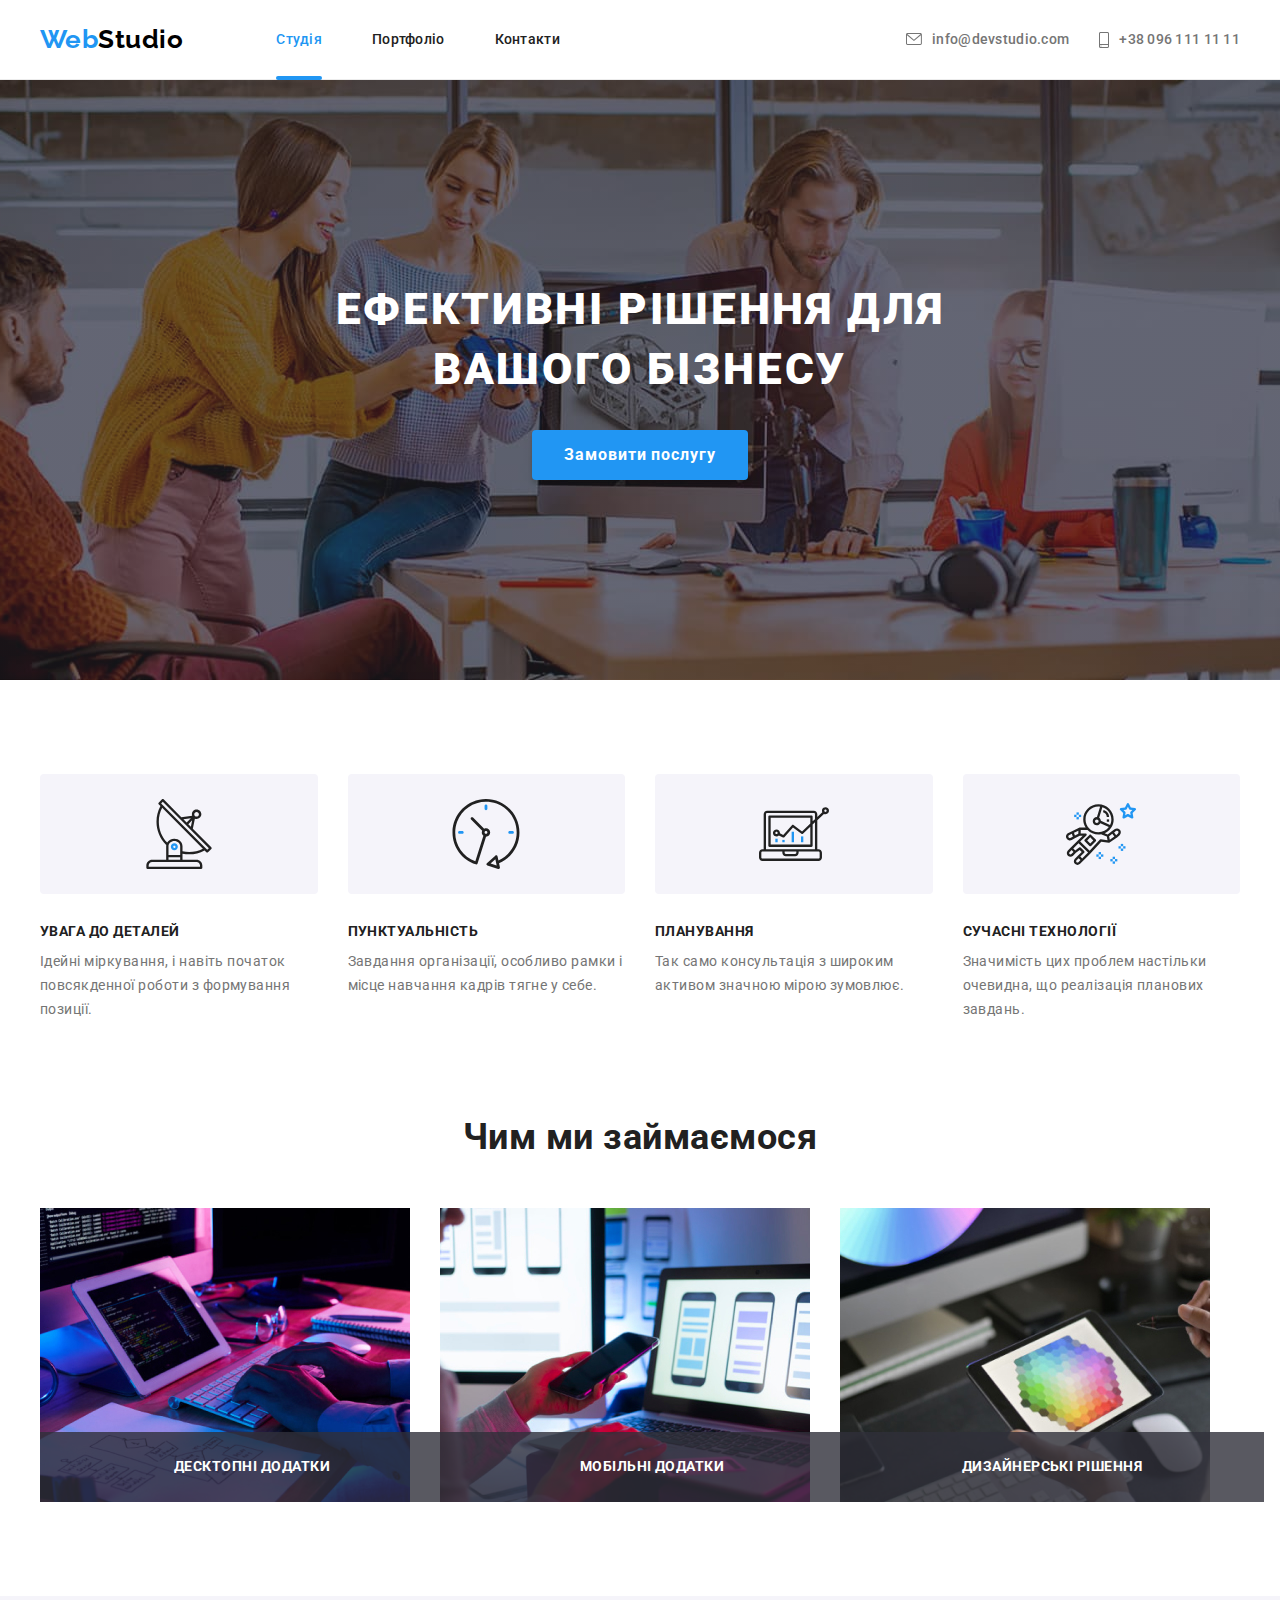
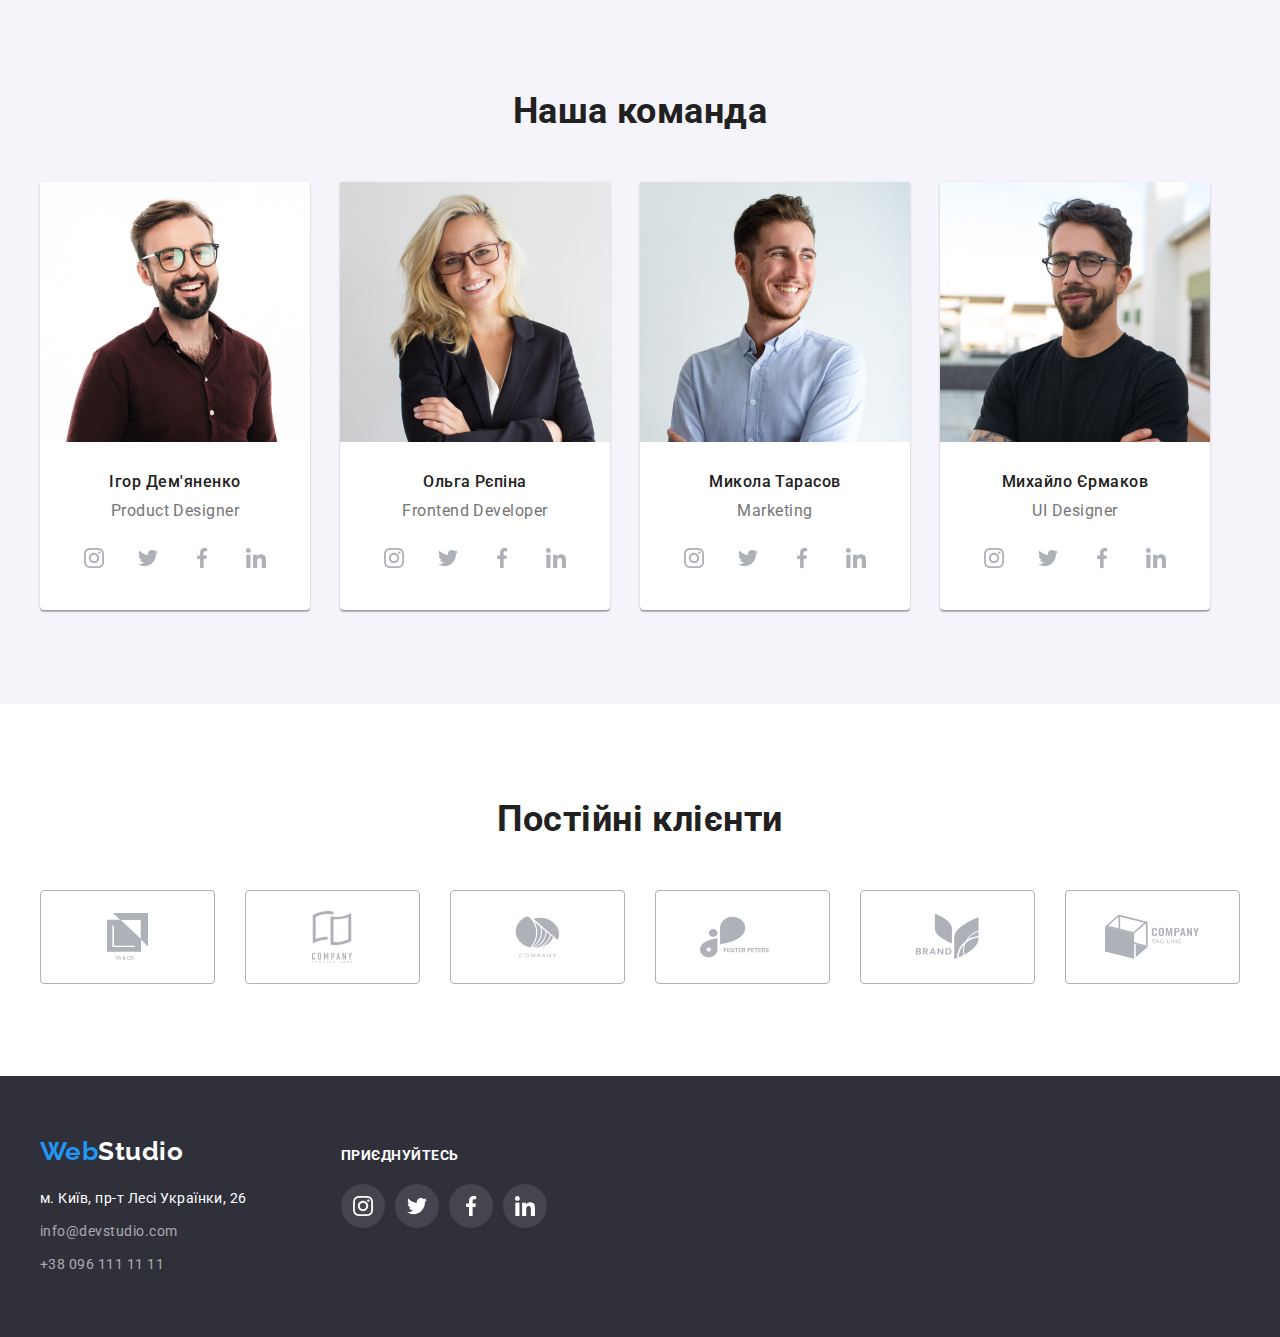
<file: index.html>
<!DOCTYPE html>
<html lang="uk">
  <head>
    <meta charset="UTF-8" />
    <meta http-equiv="X-UA-Compatible" content="IE=edge" />
    <meta name="viewport" content="width=device-width, initial-scale=1.0" />
    <title>WebStudio</title>
    <link rel="preconnect" href="https://fonts.googleapis.com" />
    <link rel="preconnect" href="https://fonts.gstatic.com" crossorigin />
    <link
      href="https://fonts.googleapis.com/css2?family=Raleway:wght@700&family=Roboto:wght@400;500;700;900&display=swap"
      rel="stylesheet" />
    <link
      rel="stylesheet"
      href="https://cdnjs.cloudflare.com/ajax/libs/modern-normalize/1.1.0/modern-normalize.min.css"
      integrity="sha512-wpPYUAdjBVSE4KJnH1VR1HeZfpl1ub8YT/NKx4PuQ5NmX2tKuGu6U/JRp5y+Y8XG2tV+wKQpNHVUX03MfMFn9Q=="
      crossorigin="anonymous"
      referrerpolicy="no-referrer" />
    <link rel="stylesheet" href="./css/styles.css" />
  </head>
  <body>
    <header>
      <div class="container container-header">
        <nav class="header-nav">
          <a class="logo" href="./"><span>Web</span>Studio</a>
          <ul class="site-nav list-header">
            <li class="current"><a href="./">Студія</a></li>
            <li><a href="./portfolio.html">Портфоліо</a></li>
            <li><a href="#">Контакти</a></li>
          </ul>
        </nav>
        <ul class="auth-nav list-header">
          <li>
            <a class="header-link" href="mailto:info@devstudio.com">
              <svg width="16" height="12" class="icon-header icon-letter">
                <use href="./images/sprite.svg#icon-letter"></use>
              </svg>
              info@devstudio.com
            </a>
          </li>
          <li>
            <a class="header-link" href="tel:+380961111111">
              <svg width="10" height="16" class="icon-header icon-smartphone">
                <use href="./images/sprite.svg#icon-smartphone"></use>
              </svg>
              +38 096 111 11 11</a
            >
          </li>
        </ul>
      </div>
    </header>

    <main>
      <section class="hero">
        <div class="container">
          <h1 class="hero-title">
            Ефективні рішення для <br />
            вашого бізнесу
          </h1>
          <button type="button" class="hero-button" data-modal-open>
            Замовити послугу
          </button>
        </div>
      </section>

      <section class="section section-plus">
        <div class="container">
          <h2 class="section-title visually-hidden">Плюси команди</h2>
          <ul class="plus-list">
            <li>
              <div class="plus-list-block">
                <svg class="plus-list-icon icon-antenna">
                  <use href="./images/sprite.svg#icon-antenna"></use>
                </svg>
              </div>
              <h3>Увага до деталей</h3>
              <p>
                Ідейні міркування, і навіть початок повсякденної роботи з
                формування позиції.
              </p>
            </li>
            <li>
              <div class="plus-list-block">
                <svg class="plus-list-icon icon-clock">
                  <use href="./images/sprite.svg#icon-clock"></use>
                </svg>
              </div>
              <h3>Пунктуальність</h3>
              <p>
                Завдання організації, особливо рамки і місце навчання кадрів
                тягне у себе.
              </p>
            </li>
            <li>
              <div class="plus-list-block">
                <svg class="plus-list-icon icon-diagram">
                  <use href="./images/sprite.svg#icon-diagram"></use>
                </svg>
              </div>
              <h3>Планування</h3>
              <p>
                Так само консультація з широким активом значною мірою зумовлює.
              </p>
            </li>
            <li>
              <div class="plus-list-block">
                <svg class="plus-list-icon icon-astronaut">
                  <use href="./images/sprite.svg#icon-astronaut"></use>
                </svg>
              </div>
              <h3>Сучасні технології</h3>
              <p>
                Значимість цих проблем настільки очевидна, що реалізація
                планових завдань.
              </p>
            </li>
          </ul>
        </div>
      </section>

      <section class="section">
        <div class="container">
          <h2 class="section-title">Чим ми займаємося</h2>
          <ul class="work-list">
            <li class="work-list-item">
              <img
                src="./images/work1.jpg"
                width="370"
                alt="Руки за ноутбуком" />
              <p>Десктопні додатки</p>
            </li>
            <li class="work-list-item">
              <img
                src="./images/work2.jpg"
                width="370"
                alt="Руки за телефоном та ноутбуком" />
              <p>Мобільні додатки</p>
            </li>
            <li class="work-list-item">
              <img
                src="./images/work3.jpg"
                width="370"
                alt="Руки з планшетом" />
              <p>Дизайнерські рішення</p>
            </li>
          </ul>
        </div>
      </section>

      <section class="section section-team">
        <div class="container">
          <h2 class="section-title">Наша команда</h2>
          <ul class="team-list">
            <li>
              <img
                src="./images/people1.jpg"
                width="270"
                alt="Ігор Дем'яненко Продукт Дизайнер" />
              <div class="team-list-description">
                <h3>Ігор Дем'яненко</h3>
                <p lang="en">Product Designer</p>
                <div class="list-links">
                  <a href="#" aria-label="Instagram">
                    <svg width="20" height="20">
                      <use href="./images/sprite.svg#icon-instagram"></use>
                    </svg>
                  </a>
                  <a href="#" aria-label="Twitter">
                    <svg width="20" height="20">
                      <use href="./images/sprite.svg#icon-twitter"></use>
                    </svg>
                  </a>
                  <a href="#" aria-label="Facebook">
                    <svg width="20" height="20">
                      <use href="./images/sprite.svg#icon-facebook"></use>
                    </svg>
                  </a>
                  <a href="#" aria-label="Linkedin">
                    <svg width="20" height="20">
                      <use href="./images/sprite.svg#icon-linkedin"></use>
                    </svg>
                  </a>
                </div>
              </div>
            </li>
            <li>
              <img
                src="./images/people2.jpg"
                width="270"
                alt="Ольга Рєпіна Фронтенд Розробник" />
              <div class="team-list-description">
                <h3>Ольга Рєпіна</h3>
                <p lang="en">Frontend Developer</p>
                <div class="list-links">
                  <a href="#" aria-label="Instagram">
                    <svg width="20" height="20">
                      <use href="./images/sprite.svg#icon-instagram"></use>
                    </svg>
                  </a>
                  <a href="#" aria-label="Twitter">
                    <svg width="20" height="20">
                      <use href="./images/sprite.svg#icon-twitter"></use>
                    </svg>
                  </a>
                  <a href="#" aria-label="Facebook">
                    <svg width="20" height="20">
                      <use href="./images/sprite.svg#icon-facebook"></use>
                    </svg>
                  </a>
                  <a href="#" aria-label="Linkedin">
                    <svg width="20" height="20">
                      <use href="./images/sprite.svg#icon-linkedin"></use>
                    </svg>
                  </a>
                </div>
              </div>
            </li>
            <li>
              <img
                src="./images/people3.jpg"
                width="270"
                alt="Микола Тарасов Маркетолог" />
              <div class="team-list-description">
                <h3>Микола Тарасов</h3>
                <p lang="en">Marketing</p>
                <div class="list-links">
                  <a href="#" aria-label="Instagram">
                    <svg width="20" height="20">
                      <use href="./images/sprite.svg#icon-instagram"></use>
                    </svg>
                  </a>
                  <a href="#" aria-label="Twitter">
                    <svg width="20" height="20">
                      <use href="./images/sprite.svg#icon-twitter"></use>
                    </svg>
                  </a>
                  <a href="#" aria-label="Facebook">
                    <svg width="20" height="20">
                      <use href="./images/sprite.svg#icon-facebook"></use>
                    </svg>
                  </a>
                  <a href="#" aria-label="Linkedin">
                    <svg width="20" height="20">
                      <use href="./images/sprite.svg#icon-linkedin"></use>
                    </svg>
                  </a>
                </div>
              </div>
            </li>
            <li>
              <img
                src="./images/people4.jpg"
                width="270"
                alt="Михайло Єрмаков Дизайнер" />
              <div class="team-list-description">
                <h3>Михайло Єрмаков</h3>
                <p lang="en">UI Designer</p>
                <div class="list-links">
                  <a href="#" aria-label="Instagram">
                    <svg width="20" height="20">
                      <use href="./images/sprite.svg#icon-instagram"></use>
                    </svg>
                  </a>
                  <a href="#" aria-label="Twitter">
                    <svg width="20" height="20">
                      <use href="./images/sprite.svg#icon-twitter"></use>
                    </svg>
                  </a>
                  <a href="#" aria-label="Facebook">
                    <svg width="20" height="20">
                      <use href="./images/sprite.svg#icon-facebook"></use>
                    </svg>
                  </a>
                  <a href="#" aria-label="Linkedin">
                    <svg width="20" height="20">
                      <use href="./images/sprite.svg#icon-linkedin"></use>
                    </svg>
                  </a>
                </div>
              </div>
            </li>
          </ul>
        </div>
      </section>
      <section class="section">
        <div class="container">
          <h2 class="section-title">Постійні клієнти</h2>

          <ul class="constant-clients">
            <li>
              <a href="#" aria-label="Clients-1">
                <svg width="47" height="47">
                  <use href="./images/sprite.svg#icon-clients-1"></use>
                </svg>
              </a>
            </li>
            <li>
              <a href="#" aria-label="Clients-2">
                <svg width="52" height="52">
                  <use href="./images/sprite.svg#icon-clients-2"></use>
                </svg>
              </a>
            </li>
            <li>
              <a href="#" aria-label="Clients-3">
                <svg width="45" height="45">
                  <use href="./images/sprite.svg#icon-clients-3"></use>
                </svg>
              </a>
            </li>
            <li>
              <a href="#" aria-label="Clients-4">
                <svg width="85" height="42">
                  <use href="./images/sprite.svg#icon-clients-4"></use>
                </svg>
              </a>
            </li>
            <li>
              <a href="#" aria-label="Clients-5">
                <svg width="63" height="63">
                  <use href="./images/sprite.svg#icon-clients-5"></use>
                </svg>
              </a>
            </li>
            <li>
              <a href="#" aria-label="Clients-6">
                <svg width="94" height="45">
                  <use href="./images/sprite.svg#icon-clients-6"></use>
                </svg>
              </a>
            </li>
          </ul>
        </div>
      </section>

      <div class="backdrop is-hidden" data-modal>
        <div class="modal">
          <button class="modal-close" data-modal-close>
            <svg width="11" height="11">
              <use href="./images/sprite.svg#icon-close"></use>
            </svg>
          </button>
        </div>
      </div>
    </main>
    <footer>
      <div class="container footer-container">
        <div class="address-block">
          <a class="logo" href="./"><span>Web</span>Studio</a>
          <address>
            <ul class="footer-list">
              <li>
                <a
                  class="address"
                  href="https://goo.gl/maps/xmeyBRsfCapphT4X6"
                  target="_blank"
                  rel="noopener noreferrer nofollow">
                  м. Київ, пр-т Лесі Українки, 26
                </a>
              </li>
              <li>
                <a href="mailto:info@devstudio.com">info@devstudio.com</a>
              </li>
              <li><a href="tel:+380961111111">+38 096 111 11 11</a></li>
            </ul>
          </address>
        </div>
        <div class="connect-block">
          <h3>Приєднуйтесь</h3>
          <div class="list-links">
            <a href="#" aria-label="Instagram">
              <svg width="20" height="20">
                <use href="./images/sprite.svg#icon-instagram"></use>
              </svg>
            </a>
            <a href="#" aria-label="Twitter">
              <svg width="20" height="20">
                <use href="./images/sprite.svg#icon-twitter"></use>
              </svg>
            </a>
            <a href="#" aria-label="Facebook">
              <svg width="20" height="20">
                <use href="./images/sprite.svg#icon-facebook"></use>
              </svg>
            </a>
            <a href="#" aria-label="Linkedin">
              <svg width="20" height="20">
                <use href="./images/sprite.svg#icon-linkedin"></use>
              </svg>
            </a>
          </div>
        </div>
      </div>
    </footer>

    <script src="./js/modal.js"></script>
  </body>
</html>
</file>
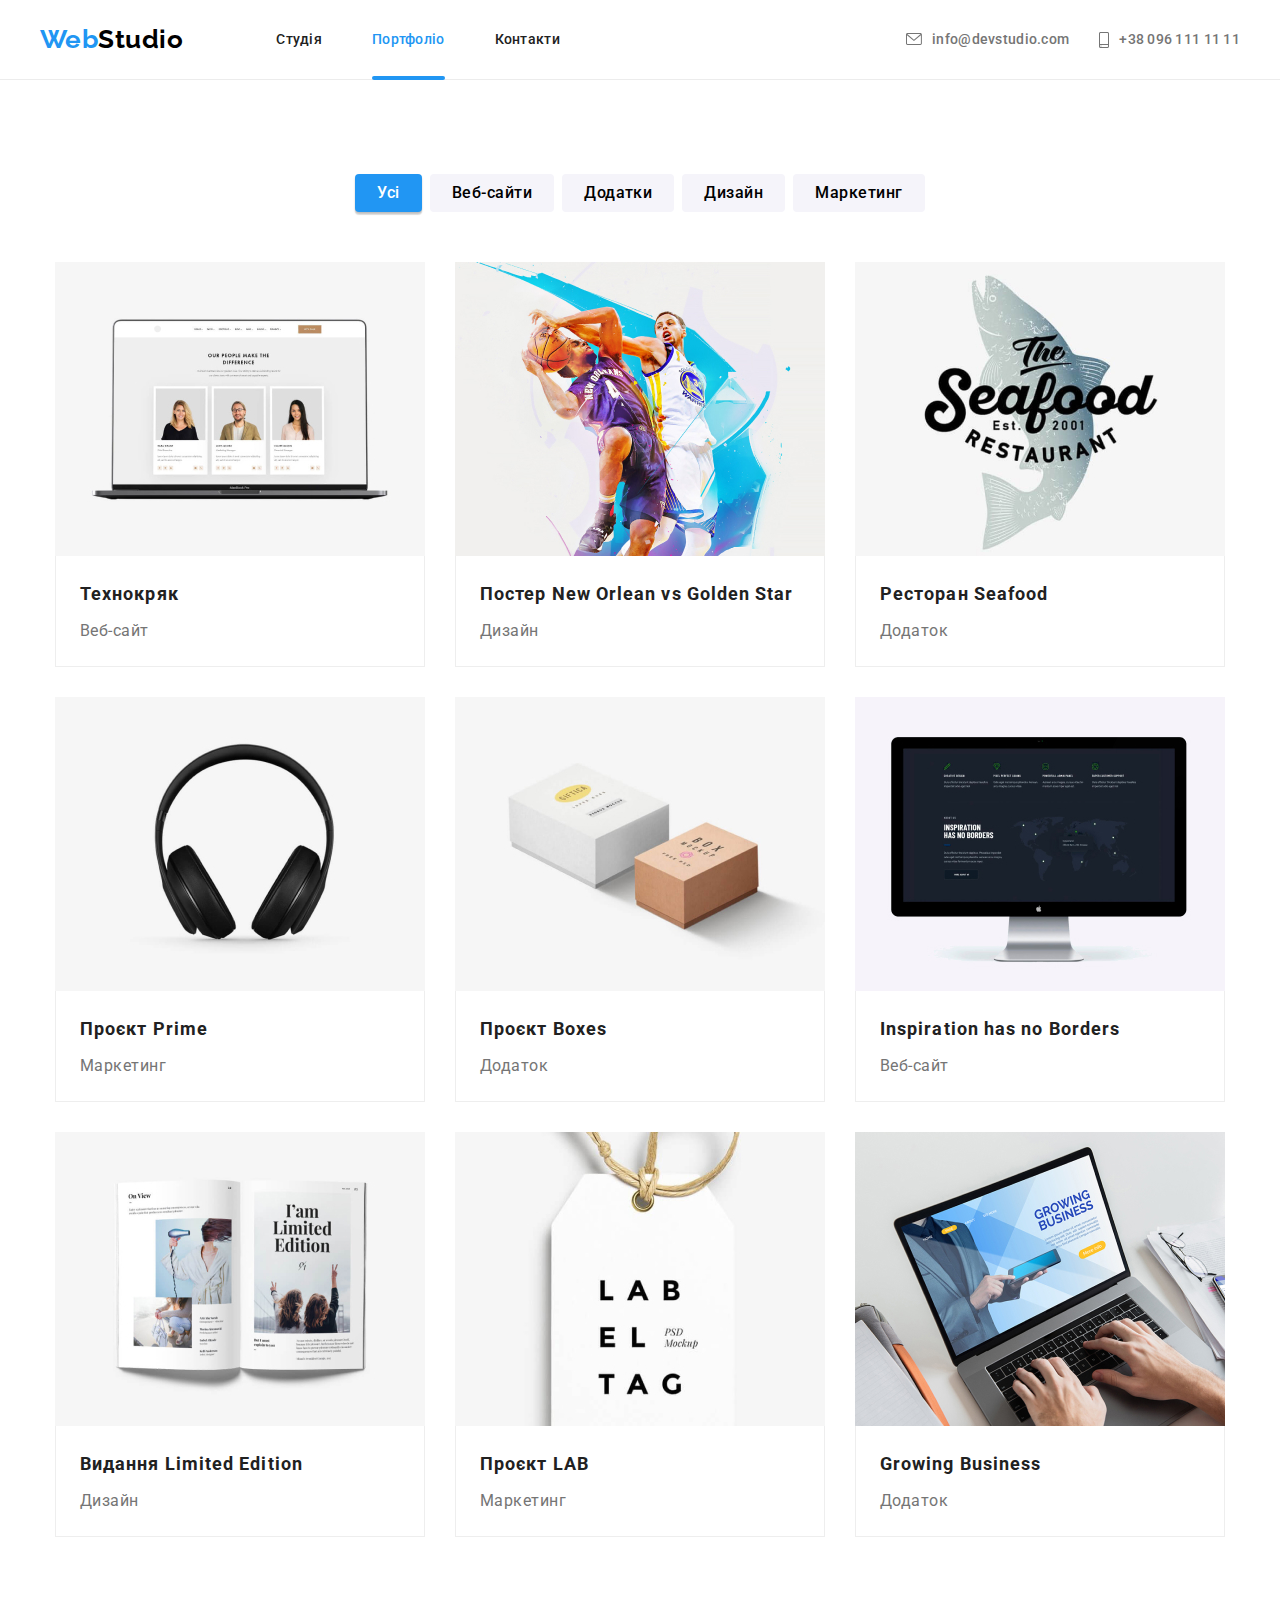
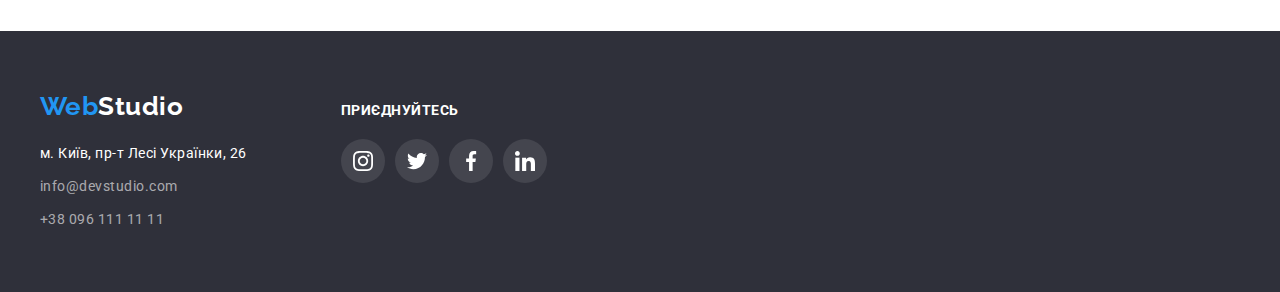
<file: portfolio.html>
<!DOCTYPE html>
<html lang="uk">
  <head>
    <meta charset="UTF-8" />
    <meta http-equiv="X-UA-Compatible" content="IE=edge" />
    <meta name="viewport" content="width=device-width, initial-scale=1.0" />
    <title>WebStudio Portfolio</title>
    <link rel="preconnect" href="https://fonts.googleapis.com" />
    <link rel="preconnect" href="https://fonts.gstatic.com" crossorigin />
    <link
      href="https://fonts.googleapis.com/css2?family=Raleway:wght@700&family=Roboto:wght@400;500;700;900&display=swap"
      rel="stylesheet" />
    <link
      rel="stylesheet"
      href="https://cdnjs.cloudflare.com/ajax/libs/modern-normalize/1.1.0/modern-normalize.min.css"
      integrity="sha512-wpPYUAdjBVSE4KJnH1VR1HeZfpl1ub8YT/NKx4PuQ5NmX2tKuGu6U/JRp5y+Y8XG2tV+wKQpNHVUX03MfMFn9Q=="
      crossorigin="anonymous"
      referrerpolicy="no-referrer" />
    <link rel="stylesheet" href="./css/styles.css" />
  </head>
  <body>
    <header>
      <div class="container container-header">
        <nav class="header-nav">
          <a class="logo" href="./"><span>Web</span>Studio</a>
          <ul class="site-nav list-header">
            <li><a href="./">Студія</a></li>
            <li class="current"><a href="./portfolio.html">Портфоліо</a></li>
            <li><a href="#">Контакти</a></li>
          </ul>
        </nav>
        <ul class="auth-nav list-header">
          <li>
            <a class="header-link" href="mailto:info@devstudio.com">
              <svg width="16" height="12" class="icon-header icon-letter">
                <use href="./images/sprite.svg#icon-letter"></use>
              </svg>
              info@devstudio.com
            </a>
          </li>
          <li>
            <a class="header-link" href="tel:+380961111111">
              <svg width="10" height="16" class="icon-header icon-smartphone">
                <use href="./images/sprite.svg#icon-smartphone"></use>
              </svg>
              +38 096 111 11 11</a
            >
          </li>
        </ul>
      </div>
    </header>

    <main>
      <h1 class="visually-hidden">Портфоліо</h1>
      <section class="section portfolio">
        <div class="container">
          <ul class="portfolio-categories">
            <li><button class="active" type="button">Усі</button></li>
            <li><button type="button">Веб-сайти</button></li>
            <li><button type="button">Додатки</button></li>
            <li><button type="button">Дизайн</button></li>
            <li><button type="button">Маркетинг</button></li>
          </ul>
          <h2 class="visually-hidden">Портфоліо категорії</h2>
          <ul class="portfolio-list">
            <li>
              <a href="#">
                <div class="portfolio-list-item">
                  <img src="./images/portfolio1.jpg" alt="Технокряк Веб-сайт" />
                  <div class="portfolio-description">
                    <p>
                      Ресурс пропонує комплексні пропозиції з різним рівнем
                      функціоналу та сервісів. Все це дозволить відвідувачу
                      отримати вичерпні відомості про компанію чи приватну
                      особу.
                    </p>
                  </div>
                </div>
                <div class="portfolio-content">
                  <h3>Технокряк</h3>
                  <p>Веб-сайт</p>
                </div>
              </a>
            </li>
            <li>
              <a href="#">
                <div class="portfolio-list-item">
                  <img
                    src="./images/portfolio2.jpg"
                    alt="Постер New Orlean vs Golden Star Дизайн" />
                  <div class="portfolio-description">
                    <p>
                      Ресурс пропонує комплексні пропозиції з різним рівнем
                      функціоналу та сервісів. Все це дозволить відвідувачу
                      отримати вичерпні відомості про компанію чи приватну
                      особу.
                    </p>
                  </div>
                </div>
                <div class="portfolio-content">
                  <h3>Постер New Orlean vs Golden Star</h3>
                  <p>Дизайн</p>
                </div>
              </a>
            </li>
            <li>
              <a href="#">
                <div class="portfolio-list-item">
                  <img
                    src="./images/portfolio3.jpg"
                    alt="Ресторан Seafood Додаток" />
                  <div class="portfolio-description">
                    <p>
                      Ресурс пропонує комплексні пропозиції з різним рівнем
                      функціоналу та сервісів. Все це дозволить відвідувачу
                      отримати вичерпні відомості про компанію чи приватну
                      особу.
                    </p>
                  </div>
                </div>
                <div class="portfolio-content">
                  <h3>Ресторан Seafood</h3>
                  <p>Додаток</p>
                </div>
              </a>
            </li>
            <li>
              <a href="#">
                <div class="portfolio-list-item">
                  <img
                    src="./images/portfolio4.jpg"
                    alt="Проєкт Prime Маркетинг" />
                  <div class="portfolio-description">
                    <p>
                      Ресурс пропонує комплексні пропозиції з різним рівнем
                      функціоналу та сервісів. Все це дозволить відвідувачу
                      отримати вичерпні відомості про компанію чи приватну
                      особу.
                    </p>
                  </div>
                </div>
                <div class="portfolio-content">
                  <h3>Проєкт Prime</h3>
                  <p>Маркетинг</p>
                </div>
              </a>
            </li>
            <li>
              <a href="#">
                <div class="portfolio-list-item">
                  <img
                    src="./images/portfolio5.jpg"
                    alt="Проєкт Boxes Додаток" />
                  <div class="portfolio-description">
                    <p>
                      Ресурс пропонує комплексні пропозиції з різним рівнем
                      функціоналу та сервісів. Все це дозволить відвідувачу
                      отримати вичерпні відомості про компанію чи приватну
                      особу.
                    </p>
                  </div>
                </div>
                <div class="portfolio-content">
                  <h3>Проєкт Boxes</h3>
                  <p>Додаток</p>
                </div>
              </a>
            </li>
            <li>
              <a href="#">
                <div class="portfolio-list-item">
                  <img
                    src="./images/portfolio6.jpg"
                    alt="Inspiration has no Borders Веб-сайт" />
                  <div class="portfolio-description">
                    <p>
                      Ресурс пропонує комплексні пропозиції з різним рівнем
                      функціоналу та сервісів. Все це дозволить відвідувачу
                      отримати вичерпні відомості про компанію чи приватну
                      особу.
                    </p>
                  </div>
                </div>
                <div class="portfolio-content">
                  <h3>Inspiration has no Borders</h3>
                  <p>Веб-сайт</p>
                </div>
              </a>
            </li>
            <li>
              <a href="#">
                <div class="portfolio-list-item">
                  <img
                    src="./images/portfolio7.jpg"
                    alt="Видання Limited Edition Дизайн" />
                  <div class="portfolio-description">
                    <p>
                      Ресурс пропонує комплексні пропозиції з різним рівнем
                      функціоналу та сервісів. Все це дозволить відвідувачу
                      отримати вичерпні відомості про компанію чи приватну
                      особу.
                    </p>
                  </div>
                </div>
                <div class="portfolio-content">
                  <h3>Видання Limited Edition</h3>
                  <p>Дизайн</p>
                </div>
              </a>
            </li>
            <li>
              <a href="#">
                <div class="portfolio-list-item">
                  <img
                    src="./images/portfolio8.jpg"
                    alt="Проєкт LAB Маркетинг" />
                  <div class="portfolio-description">
                    <p>
                      Ресурс пропонує комплексні пропозиції з різним рівнем
                      функціоналу та сервісів. Все це дозволить відвідувачу
                      отримати вичерпні відомості про компанію чи приватну
                      особу.
                    </p>
                  </div>
                </div>
                <div class="portfolio-content">
                  <h3>Проєкт LAB</h3>
                  <p>Маркетинг</p>
                </div>
              </a>
            </li>
            <li>
              <a href="#">
                <div class="portfolio-list-item">
                  <img
                    src="./images/portfolio9.jpg"
                    alt="Growing Business Додаток" />
                  <div class="portfolio-description">
                    <p>
                      Ресурс пропонує комплексні пропозиції з різним рівнем
                      функціоналу та сервісів. Все це дозволить відвідувачу
                      отримати вичерпні відомості про компанію чи приватну
                      особу.
                    </p>
                  </div>
                </div>
                <div class="portfolio-content">
                  <h3>Growing Business</h3>
                  <p>Додаток</p>
                </div>
              </a>
            </li>
          </ul>
        </div>
      </section>
    </main>
    <footer>
      <div class="container footer-container">
        <div class="address-block">
          <a class="logo" href="./"><span>Web</span>Studio</a>
          <address>
            <ul class="footer-list">
              <li>
                <a
                  class="address"
                  href="https://goo.gl/maps/xmeyBRsfCapphT4X6"
                  target="_blank"
                  rel="noopener noreferrer nofollow">
                  м. Київ, пр-т Лесі Українки, 26
                </a>
              </li>
              <li>
                <a href="mailto:info@devstudio.com">info@devstudio.com</a>
              </li>
              <li><a href="tel:+380961111111">+38 096 111 11 11</a></li>
            </ul>
          </address>
        </div>
        <div class="connect-block">
          <h3>Приєднуйтесь</h3>
          <div class="list-links">
            <a href="#" aria-label="Instagram">
              <svg width="20" height="20">
                <use href="./images/sprite.svg#icon-instagram"></use>
              </svg>
            </a>
            <a href="#" aria-label="Twitter">
              <svg width="20" height="20">
                <use href="./images/sprite.svg#icon-twitter"></use>
              </svg>
            </a>
            <a href="#" aria-label="Facebook">
              <svg width="20" height="20">
                <use href="./images/sprite.svg#icon-facebook"></use>
              </svg>
            </a>
            <a href="#" aria-label="Linkedin">
              <svg width="20" height="20">
                <use href="./images/sprite.svg#icon-linkedin"></use>
              </svg>
            </a>
          </div>
        </div>
      </div>
    </footer>
  </body>
</html>
</file>
<file: css/styles.css>
:root {
  --primary-text-color: #212121;
  --secondary-text-color: #757575;

  --accent-color: #2196f3;
  --white-color: #ffffff;
  --black-color: #000;

  --white-color-opacity: rgba(255, 255, 255, 0.6);
  --dark-black-color-opacity: rgba(47, 48, 58, 0.8);
  --light-black-color-opacity: rgba(0, 0, 0, 0.2);
  --blue-color-opacity: rgba(33, 150, 243, 0.9);

  --primary-bg-color: #2f303a;
  --secondary-bg-color: #f5f4fa;

  --shadow-black: rgba(0, 0, 0, 0.15);

  --light-grey: #afb1b8;
  --light-black: rgba(255, 255, 255, 0.1);

  --time-transition: 250ms;
  --basic-function: cubic-bezier(0.4, 0, 0.2, 1);
}

body {
  margin: 0;

  font-family: Roboto, sans-serif;
  background-color: var(--white-color);
  color: var(--primary-text-color);
  font-weight: 400;
  letter-spacing: 0.03em;
}

h1,
h2,
h3,
h4,
h5,
h6,
p {
  margin: 0;
}

img {
  display: block;
  max-width: 100%;
  height: auto;
}

ul,
ol {
  margin: 0;
  padding-left: 0;

  list-style: none;
}

a {
  color: inherit;
  outline: none;
  text-decoration: none;

  transition-duration: var(--time-transition);
  transition-timing-function: var(--basic-function);
}

button {
  font-family: inherit;
  letter-spacing: inherit;
  font-size: 16px;
  cursor: pointer;
}

.container {
  max-width: 1200px;
  width: 100%;
  margin-left: auto;
  margin-right: auto;
  padding-right: 15px;
  padding-left: 15px;
}

.section {
  padding-top: 94px;
  padding-bottom: 94px;
}

header {
  border-bottom: 1px solid #ececec;
}

/* Site nav*/
.header-nav {
  display: flex;
  align-items: center;
}

.container-header {
  display: flex;
  align-items: center;
}

.logo {
  font-family: "Raleway", sans-serif;
  font-weight: 700;
  font-size: 26px;
  line-height: 1.19;
  color: var(--black-color);
}

.logo span {
  color: var(--accent-color);
}

.list-header {
  display: flex;
  align-items: center;

  font-size: 14px;
  line-height: 1.14;
  letter-spacing: 0.02em;
  font-weight: 500;
}

.list-header a:hover,
.list-header a:focus {
  color: var(--accent-color);
}

.list-header .current {
  position: relative;

  color: var(--accent-color);
}

.list-header .current::after {
  content: "";
  position: absolute;
  background-color: var(--accent-color);
  border-radius: 2px;
  width: 100%;
  height: 4px;
  left: 0;
  bottom: -1px;
}
.header-link {
  display: flex;
  align-items: center;
  fill: var(--secondary-text-color);

  transition-property: fill, color;
}

.header-link:hover,
.header-link:focus {
  fill: var(--accent-color);
}

.icon-header {
  margin-right: 10px;
}

.site-nav {
  margin-left: 93px;
  gap: 50px;
}

.site-nav li {
  display: flex;
  align-items: center;
  min-height: 79px;
}

.site-nav a {
  transition-property: color;
}

.auth-nav {
  color: var(--secondary-text-color);
  margin-left: auto;
  gap: 30px;
}

/*hero*/
.hero-title {
  color: var(--white-color);
  font-weight: 900;
  font-size: 44px;
  line-height: 1.36;
  letter-spacing: 0.06em;
  text-transform: uppercase;
}

.hero {
  padding: 200px 0;
  margin-left: auto;
  margin-right: auto;

  background-color: var(--primary-bg-color);
  background-image: linear-gradient(
      to right,
      rgba(47, 48, 58, 0.4),
      rgba(47, 48, 58, 0.4)
    ),
    url("../images/image-bg.jpg");
  background-repeat: no-repeat;
  background-size: cover;
  background-position: center;
  max-width: 1600px;
  text-align: center;
}

.hero-button {
  margin-top: 30px;
  padding: 10px 32px;

  background-color: var(--accent-color);
  color: var(--white-color);
  font-weight: 700;
  line-height: 1.88;
  letter-spacing: 0.06em;
  box-shadow: 0px 4px 4px var(--shadow-black);
  border-radius: 4px;
  border: none;
}

.section-title {
  font-weight: 700;
  font-size: 36px;
  line-height: 1.17;
  text-align: center;
}

.visually-hidden {
  position: absolute;
  white-space: nowrap;
  width: 1px;
  height: 1px;
  overflow: hidden;
  border: 0;
  padding: 0;
  clip: rect(0 0 0 0);
  clip-path: inset(50%);
  margin: -1px;
}

/*section plus*/
.section-plus {
  padding-bottom: 0;
}

.section-plus h3 {
  font-weight: 700;
  font-size: 14px;
  line-height: 1.14;
  text-transform: uppercase;
}

.section-plus p {
  color: var(--secondary-text-color);
  font-size: 14px;
  line-height: 1.71;
}

.section-team {
  background-color: var(--secondary-bg-color);
}

.section-team li {
  background-color: var(--white-color);
  box-shadow: 0px 1px 3px rgba(0, 0, 0, 0.12), 0px 1px 1px rgba(0, 0, 0, 0.14),
    0px 2px 1px rgba(0, 0, 0, 0.2);
  border-radius: 0px 0px 4px 4px;
  font-size: 16px;
  line-height: 1.19;
  text-align: center;
}

.plus-list {
  display: flex;
  gap: 30px;
}

.plus-list h3 {
  margin-bottom: 10px;
}

.plus-list li {
  flex-basis: calc((100% - 90px) / 4);
}

.plus-list-block {
  display: flex;
  justify-content: center;
  padding: 25px;
  margin-bottom: 30px;

  background: var(--secondary-bg-color);
  border-radius: 4px;
}

.plus-list-icon {
  width: 70px;
  height: 70px;
}

/*section work*/
.work-list {
  margin-top: 50px;
  display: flex;
  align-items: flex-start;
  /* gap: 30px; так лучше, но сделаю через чайлд*/
}

.work-list-item {
  position: relative;
}

.work-list-item p {
  position: absolute;
  bottom: 0;
  left: 0;
  color: var(--white-color);
  background-color: var(--dark-black-color-opacity);

  font-weight: 700;
  font-size: 14px;
  line-height: 1.14;

  text-transform: uppercase;

  width: 100%;
  text-align: center;

  padding: 27px;
}

.work-list li:not(:last-child) {
  margin-right: 30px;
}

/*section team*/
.section-team h3 {
  font-weight: 500;
}

.team-list {
  margin-top: 50px;
  display: flex;
  gap: 30px;
}

.team-list-description {
  padding: 30px;
}

.team-list-description h3 {
  margin-bottom: 10px;
  font-size: 16px;
}

.team-list-description p {
  margin-bottom: 16px;
}

.section-team p {
  color: var(--secondary-text-color);
}

.list-links {
  display: flex;
  gap: 10px;
  align-items: center;
  justify-content: center;
}

.list-links a {
  display: flex;
  align-items: center;
  justify-content: center;

  min-width: 44px;
  height: 44px;
  fill: var(--light-grey);
  border-radius: 50%;

  transition-property: fill, background-color;
}

.list-links a:hover,
.list-links a:focus {
  fill: var(--white-color);
  background-color: var(--accent-color);
}

/*Constant clients*/

.constant-clients {
  display: flex;
  gap: 30px;
  margin-top: 50px;
}

.constant-clients li {
  flex-basis: calc((100% - 150px) / 6);

  min-height: 92px;
}

.constant-clients a {
  height: 100%;
  display: flex;
  align-items: center;
  justify-content: center;

  border: 1px solid var(--light-grey);
  border-radius: 4px;
  fill: var(--light-grey);

  transition-property: fill, border;
}

.constant-clients a:hover,
.constant-clients a:focus {
  border: 1px solid var(--accent-color);
  fill: var(--accent-color);
}

/*Footer*/
footer {
  background-color: var(--primary-bg-color);
  padding-top: 60px;
  padding-bottom: 60px;
}

footer .logo {
  margin-bottom: 20px;
  display: inline-block;

  color: var(--white-color);
}

footer a {
  font-size: 14px;
  line-height: 1.71;
  color: var(--white-color-opacity);
}

.footer-list li:not(:last-child) {
  margin-bottom: 9px;
}

.address {
  color: var(--white-color);
}

.address-block {
  max-width: 231px;
  width: 100%;
}

address {
  font-style: normal;
}

.footer-container {
  display: flex;
  align-items: baseline;

  gap: 70px;
}

.connect-block h3 {
  margin-bottom: 20px;

  font-size: 14px;
  line-height: 1.14;
  color: var(--white-color);
  text-transform: uppercase;
}

.connect-block .list-links a:not(:hover) {
  fill: var(--white-color);
  background-color: var(--light-black);
}

/* Portfolio page two*/
.portfolio button {
  font-weight: 500;
  font-size: 16px;
  line-height: 1.63;
  text-align: center;
  background-color: var(--secondary-bg-color);
  border-radius: 4px;
  border: none;
  transition-duration: var(--time-transition);
  transition-timing-function: var(--basic-function);
  transition-property: color, background-color, box-shadow;
}

.portfolio button:hover,
.portfolio button:focus,
.portfolio .active {
  background-color: var(--accent-color);
  box-shadow: 0px 3px 1px rgba(0, 0, 0, 0.1), 0px 1px 2px rgba(0, 0, 0, 0.08),
    0px 2px 2px rgba(0, 0, 0, 0.12);
  color: var(--white-color);
}

.portfolio-categories {
  display: flex;
  justify-content: center;
  gap: 8px;
}

.portfolio-categories button {
  padding: 6px 22px;
}

.portfolio-list {
  display: flex;
  flex-wrap: wrap;
  margin-top: 50px;
  gap: 30px;
  justify-content: center;
}

.portfolio-list h3 {
  font-weight: 700;
  font-size: 18px;
  line-height: 2;
  letter-spacing: 0.06em;
}

.portfolio-list p {
  font-size: 16px;
  line-height: 1.88;
  color: var(--secondary-text-color);
}

.portfolio-list img {
  width: 370px;
  height: 294px;
}

.portfolio-content {
  padding: 20px 24px;
  border: 1px solid #eeeeee;
  border-top: 0;
}

.portfolio-content h3 {
  margin-bottom: 4px;
}

.portfolio-list a {
  display: block;

  transition-property: box-shadow;
}

.portfolio-list a:hover,
.portfolio-list a:focus {
  box-shadow: 0px 1px 1px rgba(0, 0, 0, 0.12), 0px 4px 4px rgba(0, 0, 0, 0.06),
    1px 4px 6px rgba(0, 0, 0, 0.16);
}

.portfolio-list-item {
  position: relative;
  overflow: hidden;
}

.portfolio-list a:hover .portfolio-description {
  transform: translateY(0);
}

.portfolio-description {
  display: flex;

  position: absolute;
  left: 0;
  top: 0;
  width: 100%;
  height: 100%;
  overflow: auto;
  transform: translateY(100%);

  padding: 24px;

  background-color: var(--blue-color-opacity);
  transition: transform var(--time-transition) var(--basic-function);
}

.portfolio-description p {
  font-size: 18px;
  line-height: 1.56;
  color: var(--white-color);

  margin-top: auto;
  margin-bottom: auto;
}

/*Modal Window*/
.backdrop {
  position: fixed;
  top: 0;
  left: 0;
  z-index: 10;

  width: 100%;
  height: 100%;

  background-color: var(--light-black-color-opacity);
  transition-property: opacity, visibility;
  transition-duration: var(--time-transition);
  transition-timing-function: var(--basic-function);
}

.is-hidden {
  visibility: hidden;
  opacity: 0;
  pointer-events: none;
}

.is-hidden .modal {
  transform: translate(-50%, -50%) scale(0.75);
}

.modal {
  position: absolute;
  top: 50%;
  left: 50%;
  transform: translate(-50%, -50%) scale(1);

  width: 528px;
  min-height: 581px;

  background: var(--white-color);
  box-shadow: 0px 1px 3px rgba(0, 0, 0, 0.12), 0px 1px 1px rgba(0, 0, 0, 0.14),
    0px 2px 1px rgba(0, 0, 0, 0.2);
  border-radius: 4px;

  transition: transform var(--time-transition) var(--basic-function);
}

.modal-close {
  position: absolute;
  right: 8px;
  top: 8px;

  display: flex;
  align-items: center;
  justify-content: center;
  padding: 0;

  min-width: 30px;
  height: 30px;

  border-radius: 50%;
  background-color: var(--white-color);
  border: 1px solid rgba(0, 0, 0, 0.1);
}
</file>
